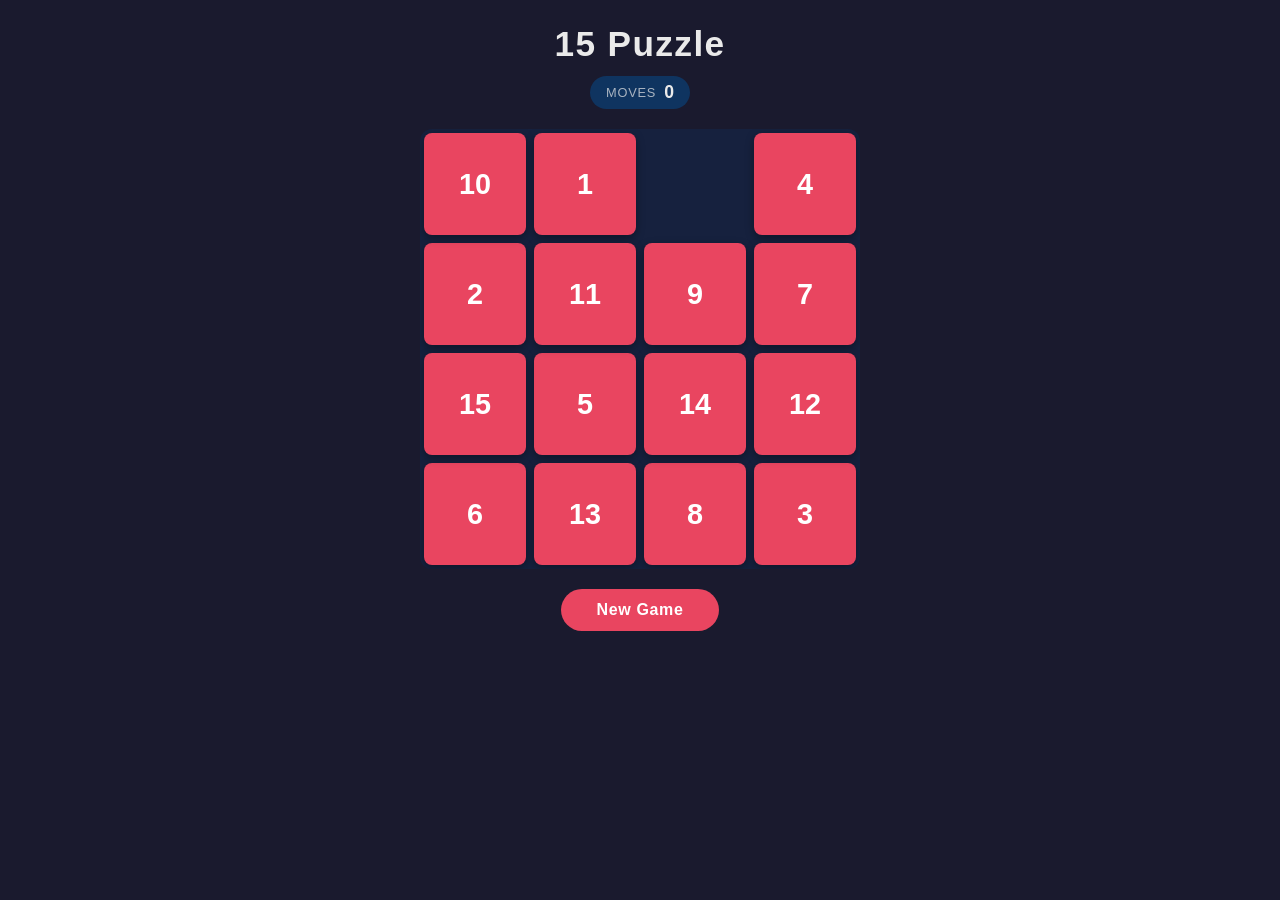
<file: fifteen-puzzle/index.html>
<!DOCTYPE html>
<html lang="en">
<head>
  <meta charset="UTF-8" />
  <meta name="viewport" content="width=device-width, initial-scale=1.0, user-scalable=no" />
  <meta name="apple-mobile-web-app-capable" content="yes" />
  <meta name="apple-mobile-web-app-status-bar-style" content="black-translucent" />
  <title>15 Puzzle</title>
  <link rel="stylesheet" href="styles.css" />
</head>
<body>
  <div id="app">
    <header>
      <h1>15 Puzzle</h1>
      <div id="stats">
        <div class="stat-pill">
          <span class="stat-label">Moves</span>
          <span class="stat-value" id="move-count">0</span>
        </div>
      </div>
    </header>

    <div id="board-wrap">
      <div id="board"></div>
    </div>

    <button id="new-game-btn" onclick="newGame()">New Game</button>

    <div id="win-overlay" class="hidden">
      <div id="win-box">
        <p id="win-message">You solved it!</p>
        <p id="win-moves"></p>
        <button onclick="newGame()">Play Again</button>
      </div>
    </div>
  </div>

  <script src="script.js"></script>
</body>
</html>
</file>
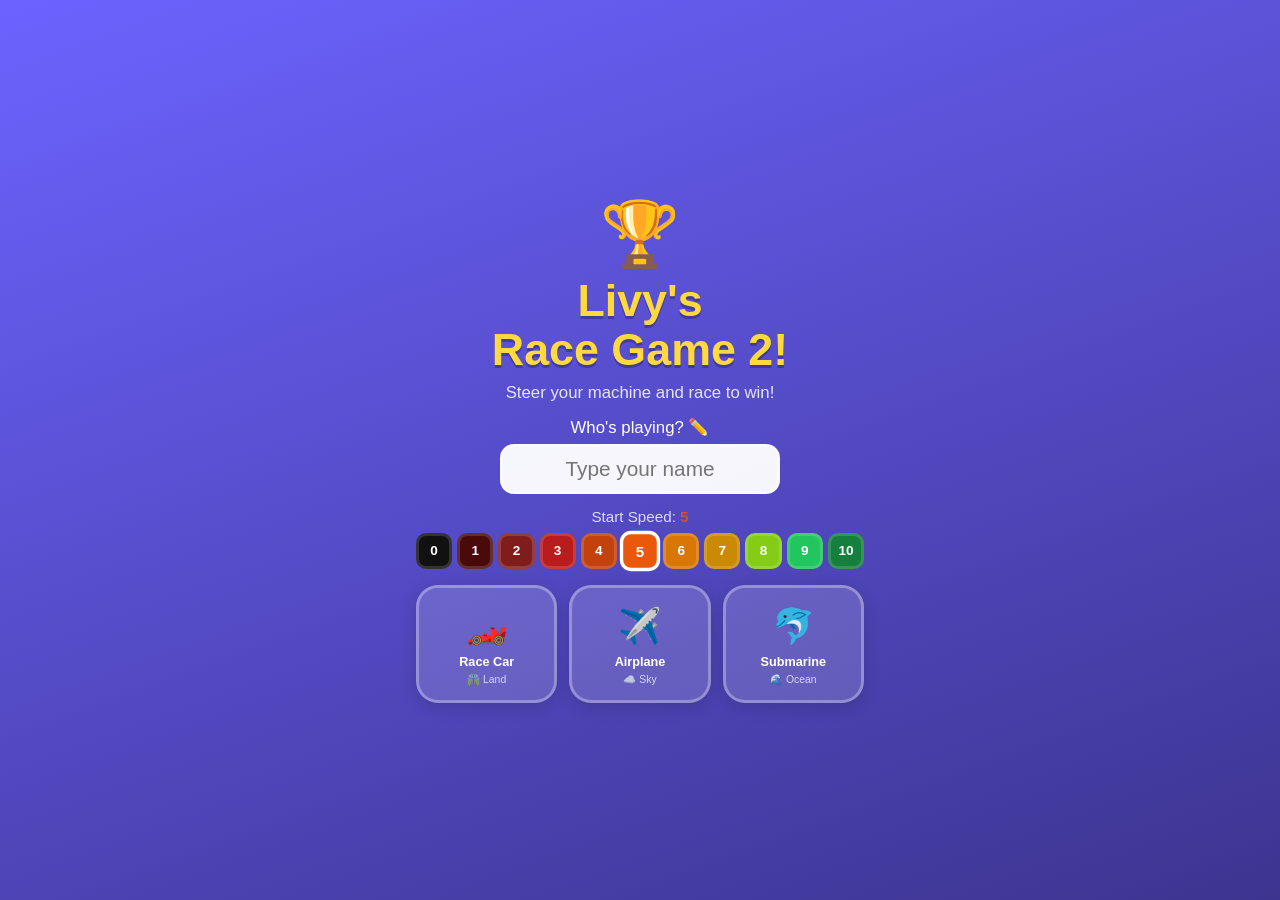
<file: livy-race-game-2/index.html>
<!DOCTYPE html>
<html lang="en">
<head>
  <meta charset="UTF-8">
  <meta name="viewport" content="width=device-width, initial-scale=1.0, user-scalable=no">
  <meta name="apple-mobile-web-app-capable" content="yes">
  <meta name="apple-mobile-web-app-status-bar-style" content="black-translucent">
  <title>Livy's Race Game 2! 🏆</title>
  <link rel="stylesheet" href="styles.css?v=4">
</head>
<body>
<div id="app">

  <!-- HOME SCREEN -->
  <div id="screen-home" class="screen active">
    <div class="title-block">
      <div class="title-emoji">🏆</div>
      <h1>Livy's<br>Race Game 2!</h1>
      <p>Steer your machine and race to win!</p>
    </div>
    <div class="name-box">
      <label for="player-name">Who's playing? ✏️</label>
      <input id="player-name" type="text" maxlength="12" placeholder="Type your name"
        autocomplete="off" autocapitalize="words" spellcheck="false"
        onkeydown="if(event.key==='Enter')this.blur()">
    </div>
    <!-- Speed picker -->
    <div class="speed-picker">
      <div class="speed-label">Start Speed: <span id="speed-name">5</span></div>
      <div class="speed-btns" id="speed-btns"></div>
    </div>

    <div class="vehicle-grid">
      <button class="vehicle-card" onclick="startGame('car')">
        <div class="vehicle-icon">🏎️</div>
        <div class="vehicle-name">Race Car</div>
        <div class="vehicle-track">🛣️ Land</div>
      </button>
      <button class="vehicle-card" onclick="startGame('airplane')">
        <div class="vehicle-icon">✈️</div>
        <div class="vehicle-name">Airplane</div>
        <div class="vehicle-track">☁️ Sky</div>
      </button>
      <button class="vehicle-card" onclick="startGame('submarine')">
        <div class="vehicle-icon">🐬</div>
        <div class="vehicle-name">Submarine</div>
        <div class="vehicle-track">🌊 Ocean</div>
      </button>
    </div>
  </div>

  <!-- BUILD SCREEN -->
  <div id="screen-build" class="screen">
    <button class="back-btn" onclick="goHome()">← Back</button>
    <div class="factory-header">
      <h2 id="factory-title">🏭 Factory</h2>
      <div class="parts-bar">
        <div class="part-slot" id="part-slot-0"><span class="part-q">❓</span></div>
        <div class="part-slot" id="part-slot-1"><span class="part-q">❓</span></div>
        <div class="part-slot" id="part-slot-2"><span class="part-q">❓</span></div>
      </div>
      <div id="build-progress-text">Solve puzzles to build your machine!</div>
    </div>
    <div id="puzzle-container">
      <div id="puzzle-number"></div>
      <div id="puzzle-question"></div>
      <div id="puzzle-display"></div>
      <div id="puzzle-choices" class="choices-grid"></div>
      <div id="puzzle-feedback" class="feedback hidden"></div>
    </div>
  </div>

  <!-- RACE SCREEN -->
  <div id="screen-race" class="screen">
    <!-- Progress bars -->
    <div id="race-progress">
      <div class="prog-row">
        <span class="prog-racer-label" id="player-label">You</span>
        <div class="prog-track"><div class="prog-fill" id="livy-fill"></div></div>
        <span class="prog-flag">🏁</span>
      </div>
      <div class="prog-row">
        <span class="prog-racer-label">CPU</span>
        <div class="prog-track"><div class="prog-fill" id="cpu-fill"></div></div>
        <span class="prog-flag">🏁</span>
      </div>
    </div>

    <!-- In-race speed dial -->
    <div id="race-speed-strip">
      <span class="rss-label">Speed: <b id="rss-name">5</b></span>
      <div id="rss-btns"></div>
    </div>

    <!-- Main game lane (2D steering) -->
    <div id="game-lane">
      <div id="game-bg"></div>
      <div id="livy-runner">🏎️</div>
      <div id="obstacle-layer"></div>
      <div id="hit-flash" class="hidden"></div>
      <div id="race-countdown">
        <div id="countdown-num">3</div>
      </div>
    </div>

    <!-- D-pad controls -->
    <div id="dpad">
      <button class="dpad-btn" id="dpad-up"
        ontouchstart="dpadStart('up')" ontouchend="dpadEnd('up')" ontouchcancel="dpadEnd('up')"
        onmousedown="dpadStart('up')" onmouseup="dpadEnd('up')" onmouseleave="dpadEnd('up')">⬆️</button>
      <div class="dpad-mid-row">
        <button class="dpad-btn" id="dpad-left"
          ontouchstart="dpadStart('left')" ontouchend="dpadEnd('left')" ontouchcancel="dpadEnd('left')"
          onmousedown="dpadStart('left')" onmouseup="dpadEnd('left')" onmouseleave="dpadEnd('left')">⬅️</button>
        <div class="dpad-center">🎮</div>
        <button class="dpad-btn" id="dpad-right"
          ontouchstart="dpadStart('right')" ontouchend="dpadEnd('right')" ontouchcancel="dpadEnd('right')"
          onmousedown="dpadStart('right')" onmouseup="dpadEnd('right')" onmouseleave="dpadEnd('right')">➡️</button>
      </div>
      <button class="dpad-btn" id="dpad-down"
        ontouchstart="dpadStart('down')" ontouchend="dpadEnd('down')" ontouchcancel="dpadEnd('down')"
        onmousedown="dpadStart('down')" onmouseup="dpadEnd('down')" onmouseleave="dpadEnd('down')">⬇️</button>
    </div>

    <!-- Computer's lane (display only) -->
    <div id="cpu-lane">
      <span id="cpu-lane-label">Computer</span>
      <div id="cpu-bg"></div>
      <div id="cpu-ground-line"></div>
      <div id="cpu-runner">🚗</div>
      <div id="cpu-obstacle-layer"></div>
    </div>
  </div>

  <!-- RESULT SCREEN -->
  <div id="screen-result" class="screen">
    <div id="result-animation"></div>
    <h2 id="result-title"></h2>
    <p id="result-message"></p>
    <div id="result-score"></div>
    <button class="big-btn" onclick="goHome()">Play Again! 🎮</button>
  </div>

</div>
<script src="script.js?v=4"></script>
</body>
</html>
</file>
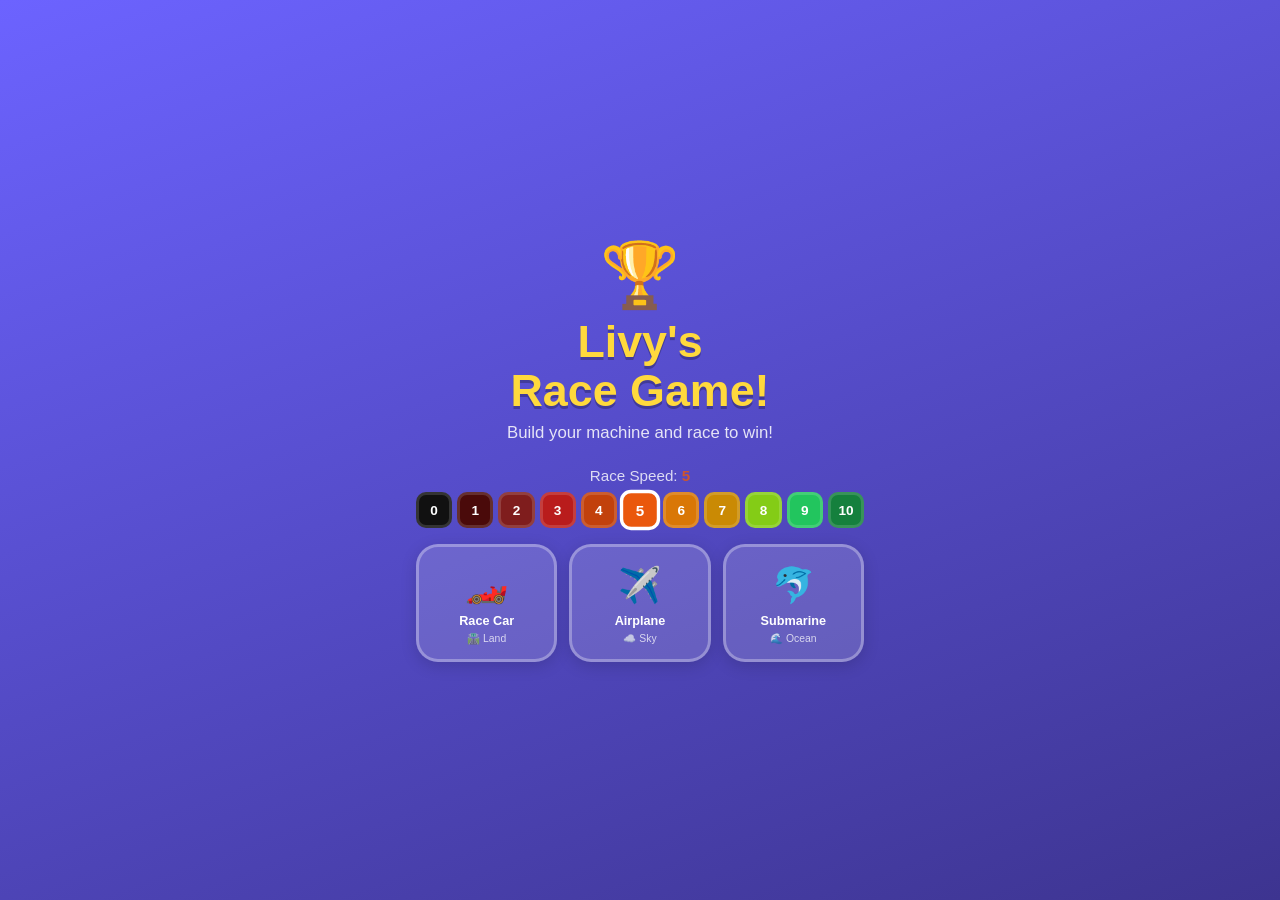
<file: livy-race-game/index.html>
<!DOCTYPE html>
<html lang="en">
<head>
  <meta charset="UTF-8">
  <meta name="viewport" content="width=device-width, initial-scale=1.0, user-scalable=no">
  <meta name="apple-mobile-web-app-capable" content="yes">
  <meta name="apple-mobile-web-app-status-bar-style" content="black-translucent">
  <title>Livy's Race Game! 🏆</title>
  <link rel="stylesheet" href="styles.css?v=4">
</head>
<body>
<div id="app">

  <!-- HOME SCREEN -->
  <div id="screen-home" class="screen active">
    <div class="title-block">
      <div class="title-emoji">🏆</div>
      <h1>Livy's<br>Race Game!</h1>
      <p>Build your machine and race to win!</p>
    </div>
    <!-- Speed picker -->
    <div class="speed-picker">
      <div class="speed-label">Race Speed: <span id="speed-name">5</span></div>
      <div class="speed-btns" id="speed-btns"></div>
    </div>

    <div class="vehicle-grid">
      <button class="vehicle-card" onclick="startGame('car')">
        <div class="vehicle-icon">🏎️</div>
        <div class="vehicle-name">Race Car</div>
        <div class="vehicle-track">🛣️ Land</div>
      </button>
      <button class="vehicle-card" onclick="startGame('airplane')">
        <div class="vehicle-icon">✈️</div>
        <div class="vehicle-name">Airplane</div>
        <div class="vehicle-track">☁️ Sky</div>
      </button>
      <button class="vehicle-card" onclick="startGame('submarine')">
        <div class="vehicle-icon">🐬</div>
        <div class="vehicle-name">Submarine</div>
        <div class="vehicle-track">🌊 Ocean</div>
      </button>
    </div>
  </div>

  <!-- BUILD SCREEN -->
  <div id="screen-build" class="screen">
    <button class="back-btn" onclick="goHome()">← Back</button>
    <div class="factory-header">
      <h2 id="factory-title">🏭 Factory</h2>
      <div class="parts-bar">
        <div class="part-slot" id="part-slot-0"><span class="part-q">❓</span></div>
        <div class="part-slot" id="part-slot-1"><span class="part-q">❓</span></div>
        <div class="part-slot" id="part-slot-2"><span class="part-q">❓</span></div>
      </div>
      <div id="build-progress-text">Solve puzzles to build your machine!</div>
    </div>
    <div id="puzzle-container">
      <div id="puzzle-number"></div>
      <div id="puzzle-question"></div>
      <div id="puzzle-display"></div>
      <div id="puzzle-choices" class="choices-grid"></div>
      <div id="puzzle-feedback" class="feedback hidden"></div>
    </div>
  </div>

  <!-- RACE SCREEN -->
  <div id="screen-race" class="screen">
    <!-- Progress bars -->
    <div id="race-progress">
      <div class="prog-row">
        <span class="prog-racer-label">Livy</span>
        <div class="prog-track"><div class="prog-fill" id="livy-fill"></div></div>
        <span class="prog-flag">🏁</span>
      </div>
      <div class="prog-row">
        <span class="prog-racer-label">CPU</span>
        <div class="prog-track"><div class="prog-fill" id="cpu-fill"></div></div>
        <span class="prog-flag">🏁</span>
      </div>
    </div>

    <!-- Livy's main game lane (tap to jump) -->
    <div id="game-lane" onclick="handleJump()">
      <div id="game-bg"></div>
      <div id="ground-line"></div>
      <div id="livy-runner">🏎️</div>
      <div id="obstacle-layer"></div>
      <div id="warning-sign" class="hidden">⚠️ JUMP!</div>
      <div id="hit-flash" class="hidden"></div>
      <!-- Countdown overlay (shown before race starts) -->
      <div id="race-countdown">
        <div id="countdown-num">3</div>
      </div>
    </div>

    <!-- Jump button -->
    <button id="jump-btn" onclick="handleJump()">JUMP! 🚀</button>

    <!-- Computer's lane (display only) -->
    <div id="cpu-lane">
      <span id="cpu-lane-label">Computer</span>
      <div id="cpu-bg"></div>
      <div id="cpu-ground-line"></div>
      <div id="cpu-runner">🚗</div>
      <div id="cpu-obstacle-layer"></div>
    </div>
  </div>

  <!-- RESULT SCREEN -->
  <div id="screen-result" class="screen">
    <div id="result-animation"></div>
    <h2 id="result-title"></h2>
    <p id="result-message"></p>
    <div id="result-score"></div>
    <button class="big-btn" onclick="goHome()">Play Again! 🎮</button>
  </div>

</div>
<script src="script.js?v=4"></script>
</body>
</html>
</file>
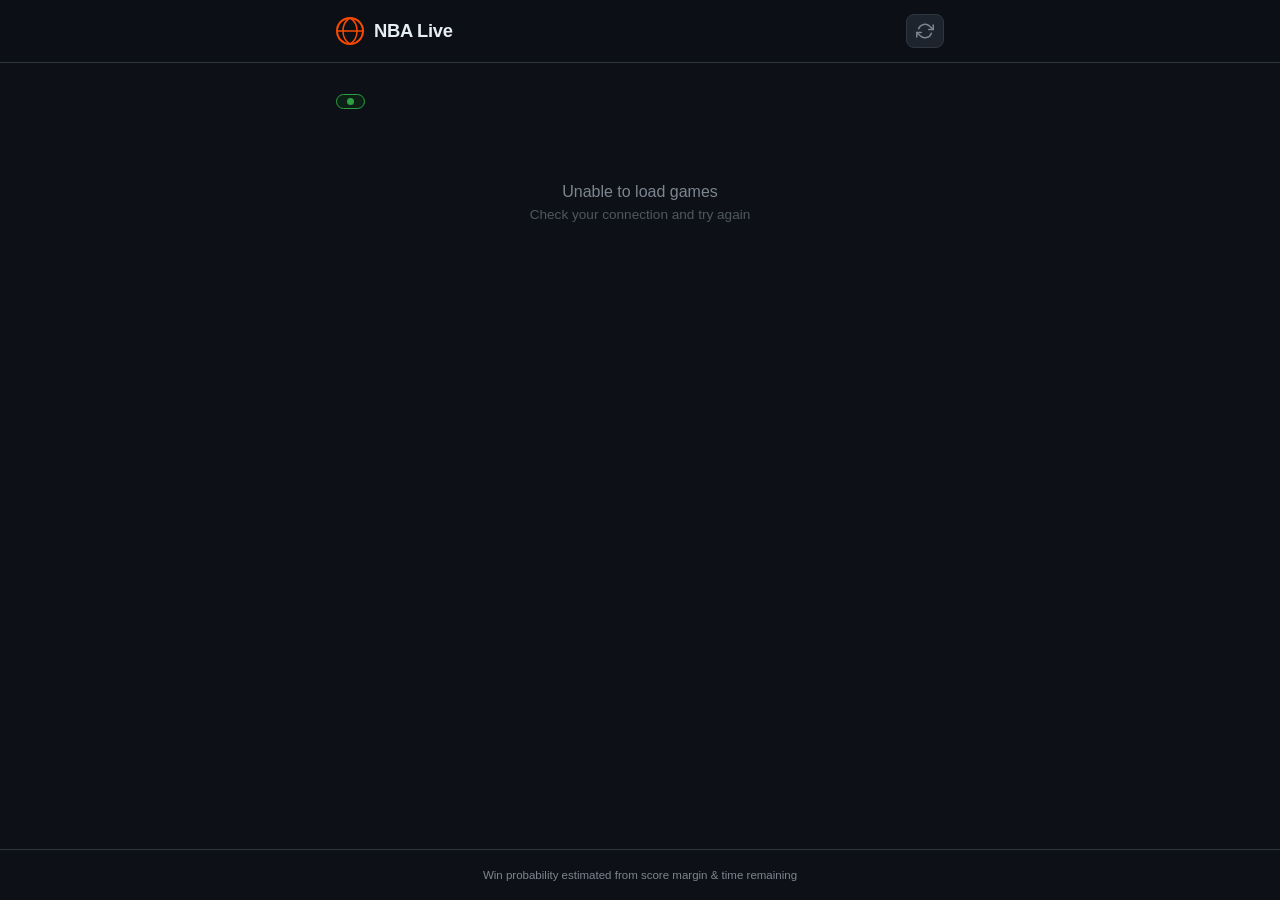
<file: nba_probs/web/index.html>
<!DOCTYPE html>
<html lang="en">
<head>
  <meta charset="UTF-8" />
  <meta name="viewport" content="width=device-width, initial-scale=1.0" />
  <title>NBA Live Probabilities</title>
  <link rel="stylesheet" href="styles.css" />
</head>
<body>
  <header>
    <div class="header-inner">
      <div class="logo">
        <svg width="28" height="28" viewBox="0 0 28 28" fill="none" aria-hidden="true">
          <circle cx="14" cy="14" r="13" stroke="#f84a00" stroke-width="2"/>
          <path d="M14 1 Q7 5 7 14 Q7 23 14 27" stroke="#f84a00" stroke-width="1.5" fill="none"/>
          <path d="M14 1 Q21 5 21 14 Q21 23 14 27" stroke="#f84a00" stroke-width="1.5" fill="none"/>
          <line x1="1" y1="14" x2="27" y2="14" stroke="#f84a00" stroke-width="1.5"/>
        </svg>
        <span>NBA Live</span>
      </div>
      <button id="refreshBtn" class="refresh-btn" aria-label="Refresh games">
        <svg id="refreshIcon" width="18" height="18" viewBox="0 0 24 24" fill="none" stroke="currentColor" stroke-width="2" stroke-linecap="round" stroke-linejoin="round">
          <polyline points="23 4 23 10 17 10"></polyline>
          <polyline points="1 20 1 14 7 14"></polyline>
          <path d="M3.51 9a9 9 0 0 1 14.85-3.36L23 10M1 14l4.64 4.36A9 9 0 0 0 20.49 15"></path>
        </svg>
      </button>
    </div>
  </header>

  <main>
    <div id="dateLabel" class="date-label"></div>
    <div id="liveCount" class="live-count" hidden></div>
    <div id="gamesContainer" class="games-grid"></div>
    <div id="emptyState" class="empty-state" hidden>
      <div class="empty-icon">🏀</div>
      <p>No games scheduled today</p>
      <p class="empty-sub">Check back on a game day</p>
    </div>
    <div id="errorState" class="error-state" hidden>
      <p>Unable to load games</p>
      <p class="empty-sub">Check your connection and try again</p>
    </div>
    <div id="loadingState" class="loading-state">
      <div class="spinner"></div>
      <p>Loading games…</p>
    </div>
  </main>

  <footer>
    <p>Win probability estimated from score margin &amp; time remaining</p>
    <p id="lastUpdated"></p>
  </footer>

  <script src="app.js"></script>
</body>
</html>
</file>
<file: fifteen-puzzle/styles.css>
*, *::before, *::after {
  box-sizing: border-box;
  margin: 0;
  padding: 0;
}

:root {
  --board-size: min(92vw, 92vh, 440px);
  --tile-size: calc(var(--board-size) / 4);
  --gap: 4px;
  --bg: #1a1a2e;
  --tile-bg: #e94560;
  --tile-fg: #ffffff;
  --empty-bg: #16213e;
  --header-fg: #eaeaea;
  --accent: #0f3460;
}

html, body {
  height: 100%;
  background: var(--bg);
  color: var(--header-fg);
  font-family: -apple-system, BlinkMacSystemFont, 'Segoe UI', Roboto, sans-serif;
  -webkit-tap-highlight-color: transparent;
  overscroll-behavior: none;
}

#app {
  display: flex;
  flex-direction: column;
  align-items: center;
  min-height: 100dvh;
  padding: 24px 16px 32px;
  gap: 20px;
}

header {
  display: flex;
  flex-direction: column;
  align-items: center;
  gap: 12px;
  width: 100%;
}

h1 {
  font-size: clamp(1.6rem, 6vw, 2.2rem);
  font-weight: 800;
  letter-spacing: 0.04em;
}

#stats {
  display: flex;
  gap: 12px;
}

.stat-pill {
  display: flex;
  align-items: center;
  gap: 8px;
  background: var(--accent);
  border-radius: 20px;
  padding: 6px 16px;
}

.stat-label {
  font-size: 0.8rem;
  opacity: 0.7;
  text-transform: uppercase;
  letter-spacing: 0.06em;
}

.stat-value {
  font-size: 1.1rem;
  font-weight: 700;
}

#board-wrap {
  position: relative;
  width: var(--board-size);
  height: var(--board-size);
}

#board {
  position: relative;
  width: 100%;
  height: 100%;
  background: var(--empty-bg);
  border-radius: 12px;
  touch-action: none;
  user-select: none;
  overflow: hidden;
}

.tile {
  position: absolute;
  width: calc(var(--tile-size) - var(--gap) * 2);
  height: calc(var(--tile-size) - var(--gap) * 2);
  display: flex;
  align-items: center;
  justify-content: center;
  background: var(--tile-bg);
  color: var(--tile-fg);
  border-radius: 8px;
  font-size: clamp(1.2rem, 5vw, 1.8rem);
  font-weight: 800;
  cursor: pointer;
  transition: left 0.12s ease, top 0.12s ease;
  will-change: left, top;
  box-shadow: 0 3px 8px rgba(0, 0, 0, 0.35);
}

.tile:active {
  filter: brightness(1.15);
}

#new-game-btn {
  background: var(--tile-bg);
  color: #fff;
  border: none;
  border-radius: 24px;
  padding: 12px 36px;
  font-size: 1rem;
  font-weight: 700;
  cursor: pointer;
  letter-spacing: 0.04em;
}

#new-game-btn:active {
  filter: brightness(1.2);
}

/* Win overlay */
#win-overlay {
  position: fixed;
  inset: 0;
  background: rgba(0, 0, 0, 0.7);
  display: flex;
  align-items: center;
  justify-content: center;
  z-index: 100;
}

#win-overlay.hidden {
  display: none;
}

#win-box {
  background: var(--accent);
  border-radius: 16px;
  padding: 36px 48px;
  text-align: center;
  display: flex;
  flex-direction: column;
  gap: 12px;
  box-shadow: 0 8px 32px rgba(0,0,0,0.5);
}

#win-message {
  font-size: 1.8rem;
  font-weight: 800;
}

#win-moves {
  font-size: 1.1rem;
  opacity: 0.85;
}

#win-box button {
  background: var(--tile-bg);
  color: #fff;
  border: none;
  border-radius: 24px;
  padding: 12px 32px;
  font-size: 1rem;
  font-weight: 700;
  cursor: pointer;
  margin-top: 8px;
}
</file>
<file: livy-race-game-2/styles.css>
/* ===== RESET & BASE ===== */
* {
  box-sizing: border-box;
  margin: 0;
  padding: 0;
  -webkit-tap-highlight-color: transparent;
}

html, body {
  height: 100%;
  overflow: hidden;
}

body {
  font-family: 'Comic Sans MS', 'Chalkboard SE', 'Bradley Hand', cursive, sans-serif;
  background: linear-gradient(160deg, #6C63FF 0%, #3D3490 100%);
  display: flex;
  align-items: center;
  justify-content: center;
  color: white;
  user-select: none;
  -webkit-user-select: none;
}

#app {
  width: 100%;
  max-width: 480px;
  height: 100vh;
  height: 100dvh;
  overflow: hidden;
  position: relative;
}

/* ===== SCREENS ===== */
.screen {
  display: none;
  flex-direction: column;
  align-items: center;
  justify-content: center;
  height: 100%;
  padding: 16px;
  position: absolute;
  width: 100%;
  top: 0;
  left: 0;
}

.screen.active { display: flex; }

/* ===== HOME ===== */
.title-block {
  text-align: center;
  margin-bottom: 14px;
}

.title-emoji {
  font-size: 4em;
  display: block;
  margin-bottom: 4px;
  animation: float 2s ease-in-out infinite alternate;
}

@keyframes float {
  from { transform: translateY(0); }
  to   { transform: translateY(-12px); }
}

.title-block h1 {
  font-size: 2.8em;
  line-height: 1.1;
  color: #FFD93D;
  text-shadow: 0 3px 0 rgba(0,0,0,0.25);
}

.title-block p {
  font-size: 1.05em;
  opacity: 0.85;
  margin-top: 8px;
}

.name-box {
  width: 100%;
  text-align: center;
  margin-bottom: 14px;
}

.name-box label {
  display: block;
  font-size: 1.05em;
  margin-bottom: 6px;
}

#player-name {
  width: 80%;
  max-width: 280px;
  font-family: inherit;
  font-size: 1.3em;
  padding: 10px 14px;
  border-radius: 14px;
  border: 3px solid rgba(255,255,255,0.4);
  background: rgba(255,255,255,0.95);
  color: #3D3490;
  text-align: center;
  outline: none;
  -webkit-user-select: text;
  user-select: text;
}

#player-name:focus     { border-color: #FFD93D; }
#player-name.need-name { border-color: #FF6B6B; animation: shake 0.4s ease; }

.speed-picker {
  width: 100%;
  text-align: center;
  margin-bottom: 16px;
}

.speed-label {
  font-size: 0.95em;
  opacity: 0.8;
  margin-bottom: 8px;
}

.speed-btns {
  display: flex;
  gap: 5px;
  justify-content: center;
}

.speed-num-btn {
  flex: 1;
  aspect-ratio: 1;
  border: 3px solid rgba(255,255,255,0.15);
  border-radius: 10px;
  color: white;
  font-family: inherit;
  font-size: 0.85em;
  font-weight: bold;
  cursor: pointer;
  transition: transform 0.1s, border-color 0.1s;
  padding: 0;
  min-width: 0;
}

.speed-num-btn:active  { transform: scale(0.88); }
.speed-num-btn.active  { border-color: white; border-width: 3px; transform: scale(1.12); }

.vehicle-grid {
  display: flex;
  gap: 12px;
  width: 100%;
}

.vehicle-card {
  flex: 1;
  background: rgba(255,255,255,0.15);
  border: 3px solid rgba(255,255,255,0.3);
  border-radius: 22px;
  padding: 18px 8px 14px;
  cursor: pointer;
  transition: transform 0.12s, background 0.12s, box-shadow 0.12s;
  color: white;
  font-family: inherit;
  text-align: center;
  box-shadow: 0 4px 16px rgba(0,0,0,0.15);
}

.vehicle-card:hover  { background: rgba(255,255,255,0.25); transform: translateY(-4px); }
.vehicle-card:active { transform: scale(0.94); }

.vehicle-icon  { font-size: 2.6em; margin-bottom: 8px; display: block; }
.vehicle-name  { font-size: 0.95em; font-weight: bold; margin-bottom: 4px; }
.vehicle-track { font-size: 0.78em; opacity: 0.75; }

/* ===== BUILD SCREEN ===== */
#screen-build {
  justify-content: flex-start;
  padding-top: 12px;
}

.back-btn {
  align-self: flex-start;
  background: rgba(255,255,255,0.15);
  border: 2px solid rgba(255,255,255,0.3);
  border-radius: 12px;
  padding: 6px 14px;
  color: white;
  font-family: inherit;
  font-size: 0.9em;
  cursor: pointer;
  margin-bottom: 10px;
}

.factory-header {
  text-align: center;
  margin-bottom: 14px;
  width: 100%;
}

.factory-header h2 {
  font-size: 1.7em;
  color: #FFD93D;
  margin-bottom: 12px;
}

.parts-bar {
  display: flex;
  gap: 14px;
  justify-content: center;
  margin-bottom: 8px;
}

.part-slot {
  width: 70px;
  height: 70px;
  background: rgba(255,255,255,0.08);
  border: 3px dashed rgba(255,255,255,0.35);
  border-radius: 16px;
  display: flex;
  align-items: center;
  justify-content: center;
  font-size: 2em;
  transition: all 0.35s ease;
}

.part-slot.earned {
  background: rgba(107, 203, 119, 0.25);
  border: 3px solid #6BCB77;
  animation: partPop 0.5s cubic-bezier(0.36, 0.07, 0.19, 0.97);
}

@keyframes partPop {
  0%  { transform: scale(1); }
  40% { transform: scale(1.45) rotate(-10deg); }
  70% { transform: scale(0.9)  rotate(5deg); }
  100%{ transform: scale(1)  rotate(0); }
}

#build-progress-text { font-size: 0.88em; opacity: 0.75; min-height: 1.2em; }

#puzzle-container {
  width: 100%;
  background: rgba(255,255,255,0.12);
  border-radius: 24px;
  padding: 18px 16px 16px;
  border: 2px solid rgba(255,255,255,0.15);
}

#puzzle-number   { font-size: 0.82em; opacity: 0.65; margin-bottom: 6px; }
#puzzle-question { font-size: 1.55em; font-weight: bold; margin-bottom: 10px; line-height: 1.25; }
#puzzle-display  { font-size: 1.8em; letter-spacing: 4px; min-height: 44px; margin-bottom: 10px; line-height: 1.4; }

/* ===== PUZZLE CHOICES ===== */
.choices-grid {
  display: grid;
  grid-template-columns: 1fr 1fr;
  gap: 10px;
}

.choice-btn {
  background: rgba(255,255,255,0.18);
  border: 3px solid rgba(255,255,255,0.3);
  border-radius: 16px;
  padding: 12px 8px;
  font-size: 1.45em;
  cursor: pointer;
  transition: transform 0.08s, background 0.08s;
  color: white;
  font-family: inherit;
  min-height: 72px;
  display: flex;
  align-items: center;
  justify-content: center;
  font-weight: bold;
}

.choice-btn:active { transform: scale(0.92); }

.choice-btn.correct {
  background: rgba(107,203,119,0.55) !important;
  border-color: #6BCB77 !important;
  transform: scale(1.06);
}

.choice-btn.wrong {
  background: rgba(255,107,107,0.55) !important;
  border-color: #FF6B6B !important;
  animation: shake 0.4s ease;
}

@keyframes shake {
  0%,100%{ transform: translateX(0); }
  20%    { transform: translateX(-10px); }
  40%    { transform: translateX(10px); }
  60%    { transform: translateX(-6px); }
  80%    { transform: translateX(6px); }
}

.choice-btn.color-choice { border-radius: 14px; font-size: 1em; }

.shape-wrap    { width: 52px; height: 52px; display: flex; align-items: center; justify-content: center; }
.shape-circle  { width: 46px; height: 46px; background: white; border-radius: 50%; }
.shape-square  { width: 46px; height: 46px; background: white; border-radius: 5px; }
.shape-triangle{ width:0; height:0; border-left: 24px solid transparent; border-right: 24px solid transparent; border-bottom: 46px solid white; }
.shape-star    { font-size: 2.8em; line-height: 1; }

.feedback                { margin-top: 12px; font-size: 1.2em; padding: 8px 12px; border-radius: 12px; text-align: center; animation: feedIn 0.25s ease; }
.feedback.success        { background: rgba(107,203,119,0.3); }
.feedback.error          { background: rgba(255,107,107,0.3); }
.feedback.hidden         { display: none; }

@keyframes feedIn {
  from { opacity:0; transform: translateY(-6px); }
  to   { opacity:1; transform: translateY(0); }
}

/* ===== RACE SCREEN ===== */
#screen-race {
  justify-content: flex-start;
  padding: 10px 12px 8px;
  gap: 8px;
}

/* Progress bars */
#race-progress {
  width: 100%;
  display: flex;
  flex-direction: column;
  gap: 6px;
}

.prog-row {
  display: flex;
  align-items: center;
  gap: 8px;
}

.prog-racer-label {
  font-size: 0.85em;
  font-weight: bold;
  min-width: 44px;
  max-width: 80px;
  flex-shrink: 0;
  overflow: hidden;
  text-overflow: ellipsis;
  white-space: nowrap;
}

.prog-track {
  flex: 1;
  height: 18px;
  background: rgba(255,255,255,0.15);
  border-radius: 9px;
  overflow: hidden;
  border: 2px solid rgba(255,255,255,0.2);
}

.prog-fill {
  height: 100%;
  width: 0%;
  background: linear-gradient(90deg, #6BCB77, #FFD93D);
  border-radius: 9px;
  transition: width 0.1s linear;
}

.prog-flag { font-size: 1.1em; flex-shrink: 0; }

/* ===== GAME LANE (Livy's playable lane) ===== */
#game-lane {
  width: 100%;
  height: 190px;
  position: relative;
  border-radius: 18px;
  overflow: hidden;
  box-shadow: 0 6px 24px rgba(0,0,0,0.35);
  border: 3px solid rgba(255,255,255,0.2);
  flex-shrink: 0;
}

#game-bg {
  position: absolute;
  inset: 0;
  z-index: 0;
}

/* Road background */
#game-bg.road {
  background-color: #6B7280;
  background-image:
    linear-gradient(180deg, #9CA3AF 0%, #6B7280 40%, #4B5563 100%),
    repeating-linear-gradient(90deg, transparent 0px, transparent 28px, rgba(255,255,255,0.55) 28px, rgba(255,255,255,0.55) 56px);
  background-blend-mode: normal;
  animation: scrollRoad 0.45s linear infinite;
}

@keyframes scrollRoad {
  from { background-position: 0 0, 0 0; }
  to   { background-position: 0 0, -56px 0; }
}

/* Sky background */
#game-bg.sky {
  background: linear-gradient(180deg, #7DD3FC 0%, #38BDF8 55%, #BAE6FD 100%);
  animation: scrollSky 3s linear infinite;
  background-size: 300px 100%;
}

@keyframes scrollSky {
  from { background-position: 0 0; }
  to   { background-position: -300px 0; }
}

/* Ocean background */
#game-bg.ocean {
  background: linear-gradient(180deg, #0284C7 0%, #0369A1 50%, #075985 100%);
  animation: scrollOcean 1.5s linear infinite;
}

@keyframes scrollOcean {
  from { background-position: 0 0; }
  to   { background-position: -80px 0; }
}

/* Ground line */
#ground-line {
  position: absolute;
  bottom: 22px;
  left: 0; right: 0;
  height: 4px;
  background: rgba(255,255,255,0.35);
  z-index: 1;
}

/* Livy's vehicle in the lane */
#livy-runner {
  position: absolute;
  left: 52px;
  top: 71px; /* centered vertically at start */
  font-size: 2.6em;
  line-height: 1;
  z-index: 3;
  filter: drop-shadow(0 3px 6px rgba(0,0,0,0.4));
  transition: none;
}

/* Emoji vehicles face left by default; mirror so they face the finish */
#livy-runner.flip, #cpu-runner.flip { transform: scaleX(-1); }

/* ===== OBSTACLES ===== */
#obstacle-layer, #cpu-obstacle-layer {
  position: absolute;
  inset: 0;
  z-index: 2;
  pointer-events: none;
}

.obstacle {
  position: absolute;
  font-size: 2.4em;
  line-height: 1;
  filter: drop-shadow(0 2px 4px rgba(0,0,0,0.5));
}

/* Warning sign */
#warning-sign {
  position: absolute;
  right: 10px;
  top: 50%;
  transform: translateY(-60%);
  font-size: 0.9em;
  font-weight: bold;
  background: rgba(255, 200, 0, 0.9);
  color: #333;
  padding: 4px 8px;
  border-radius: 10px;
  z-index: 5;
  animation: warningPulse 0.4s ease infinite alternate;
}

@keyframes warningPulse {
  from { transform: translateY(-60%) scale(1); }
  to   { transform: translateY(-60%) scale(1.08); }
}

#warning-sign.hidden { display: none; }

/* Hit flash */
#hit-flash {
  position: absolute;
  inset: 0;
  background: rgba(255, 80, 80, 0.5);
  z-index: 6;
  border-radius: 15px;
  pointer-events: none;
}

#hit-flash.hidden { display: none; }

/* Race countdown overlay */
#race-countdown {
  position: absolute;
  inset: 0;
  background: rgba(40, 30, 100, 0.65);
  display: flex;
  align-items: center;
  justify-content: center;
  z-index: 10;
  border-radius: 15px;
}

#race-countdown.hidden { display: none; }

#countdown-num {
  font-size: 5em;
  font-weight: bold;
  color: #FFD93D;
  text-shadow: 0 0 30px rgba(255,217,61,0.8), 0 4px 0 rgba(0,0,0,0.3);
  animation: countPulse 0.7s ease infinite alternate;
}

@keyframes countPulse {
  from { transform: scale(1); }
  to   { transform: scale(1.15); }
}

/* ===== IN-RACE SPEED STRIP ===== */
#race-speed-strip {
  width: 100%;
  display: flex;
  align-items: center;
  gap: 6px;
  flex-shrink: 0;
}

.rss-label {
  font-size: 0.8em;
  white-space: nowrap;
  flex-shrink: 0;
  opacity: 0.85;
}

#rss-btns {
  display: flex;
  gap: 3px;
  flex: 1;
}

.rss-btn {
  flex: 1;
  height: 30px;
  border: 2px solid rgba(255,255,255,0.15);
  border-radius: 7px;
  color: white;
  font-family: inherit;
  font-size: 0.7em;
  font-weight: bold;
  cursor: pointer;
  padding: 0;
  min-width: 0;
  transition: transform 0.1s, border-color 0.1s;
}

.rss-btn:active   { transform: scale(0.88); }
.rss-btn.active   { border-color: white; border-width: 2px; transform: scale(1.12); }

/* ===== D-PAD ===== */
#dpad {
  display: flex;
  flex-direction: column;
  align-items: center;
  gap: 4px;
  flex-shrink: 0;
}

.dpad-mid-row {
  display: flex;
  align-items: center;
  gap: 4px;
}

.dpad-center {
  width: 44px;
  height: 44px;
  display: flex;
  align-items: center;
  justify-content: center;
  font-size: 1.4em;
  opacity: 0.5;
}

.dpad-btn {
  width: 60px;
  height: 60px;
  background: rgba(255,255,255,0.18);
  border: 3px solid rgba(255,255,255,0.35);
  border-radius: 16px;
  color: white;
  font-size: 1.5em;
  cursor: pointer;
  display: flex;
  align-items: center;
  justify-content: center;
  transition: transform 0.08s, background 0.08s;
  -webkit-user-select: none;
  user-select: none;
}

.dpad-btn:active,
.dpad-btn.pressed {
  background: rgba(255,255,255,0.38);
  transform: scale(0.9);
}

/* ===== CPU LANE ===== */
#cpu-lane {
  width: 100%;
  height: 80px;
  position: relative;
  border-radius: 14px;
  overflow: hidden;
  border: 2px solid rgba(255,255,255,0.15);
  flex-shrink: 0;
}

#cpu-bg {
  position: absolute;
  inset: 0;
  z-index: 0;
  opacity: 0.75;
}

#cpu-ground-line {
  position: absolute;
  bottom: 16px;
  left: 0; right: 0;
  height: 3px;
  background: rgba(255,255,255,0.3);
  z-index: 1;
}

#cpu-lane-label {
  position: absolute;
  left: 8px;
  top: 5px;
  font-size: 0.75em;
  opacity: 0.85;
  font-weight: bold;
  z-index: 4;
  text-shadow: 0 1px 3px rgba(0,0,0,0.5);
}

#cpu-runner {
  position: absolute;
  left: 52px;
  bottom: 20px;
  font-size: 1.8em;
  line-height: 1;
  z-index: 3;
  filter: drop-shadow(0 2px 4px rgba(0,0,0,0.4));
  transition: bottom 0.1s ease;
}

.cpu-obstacle {
  position: absolute;
  bottom: 20px;
  font-size: 1.6em;
  line-height: 1;
  z-index: 2;
}

/* ===== RESULT SCREEN ===== */
#result-animation {
  font-size: 6em;
  margin-bottom: 12px;
  display: block;
  animation: resultBounce 0.7s ease infinite alternate;
}

@keyframes resultBounce {
  from { transform: translateY(0) scale(1); }
  to   { transform: translateY(-14px) scale(1.06); }
}

#result-title   { font-size: 2.4em; color: #FFD93D; margin-bottom: 12px; text-align: center; text-shadow: 0 3px 0 rgba(0,0,0,0.2); }
#result-message { font-size: 1.2em; opacity: 0.9; margin-bottom: 10px; text-align: center; line-height: 1.4; }
#result-score   { font-size: 1.15em; margin-bottom: 28px; opacity: 0.8; text-align: center; letter-spacing: 2px; }

.big-btn {
  background: #FFD93D;
  color: #333;
  border: none;
  border-radius: 22px;
  padding: 16px 36px;
  font-size: 1.35em;
  font-family: inherit;
  cursor: pointer;
  font-weight: bold;
  box-shadow: 0 5px 0 #B8960A, 0 8px 20px rgba(0,0,0,0.2);
  transition: transform 0.08s, box-shadow 0.08s;
}

.big-btn:active {
  transform: translateY(3px);
  box-shadow: 0 2px 0 #B8960A;
}

/* ===== CONFETTI ===== */
.confetti-piece {
  position: fixed;
  pointer-events: none;
  z-index: 999;
  animation: confettiFall linear forwards;
}

@keyframes confettiFall {
  from { transform: translateY(-20px) rotate(0deg); opacity: 1; }
  80%  { opacity: 1; }
  to   { transform: translateY(110vh) rotate(720deg); opacity: 0; }
}

/* ===== READY OVERLAY ===== */
.ready-overlay {
  position: fixed;
  inset: 0;
  background: rgba(0,0,0,0.6);
  display: flex;
  align-items: center;
  justify-content: center;
  z-index: 50;
}

.ready-box {
  background: linear-gradient(135deg, #6C63FF, #3D3490);
  border: 3px solid rgba(255,255,255,0.4);
  border-radius: 28px;
  padding: 28px 24px;
  text-align: center;
  box-shadow: 0 12px 40px rgba(0,0,0,0.4);
  animation: readyPop 0.4s cubic-bezier(0.36,0.07,0.19,0.97);
}

@keyframes readyPop {
  from { transform: scale(0.5); opacity: 0; }
  to   { transform: scale(1); opacity: 1; }
}

.ready-box .ready-emoji { font-size: 4.5em; display: block; margin-bottom: 10px; }
.ready-box h3 { font-size: 1.7em; color: #FFD93D; margin-bottom: 6px; }
.ready-box p  { font-size: 1.05em; opacity: 0.85; }
</file>
<file: livy-race-game/styles.css>
/* ===== RESET & BASE ===== */
* {
  box-sizing: border-box;
  margin: 0;
  padding: 0;
  -webkit-tap-highlight-color: transparent;
}

html, body {
  height: 100%;
  overflow: hidden;
}

body {
  font-family: 'Comic Sans MS', 'Chalkboard SE', 'Bradley Hand', cursive, sans-serif;
  background: linear-gradient(160deg, #6C63FF 0%, #3D3490 100%);
  display: flex;
  align-items: center;
  justify-content: center;
  color: white;
  user-select: none;
  -webkit-user-select: none;
}

#app {
  width: 100%;
  max-width: 480px;
  height: 100vh;
  height: 100dvh;
  overflow: hidden;
  position: relative;
}

/* ===== SCREENS ===== */
.screen {
  display: none;
  flex-direction: column;
  align-items: center;
  justify-content: center;
  height: 100%;
  padding: 16px;
  position: absolute;
  width: 100%;
  top: 0;
  left: 0;
}

.screen.active { display: flex; }

/* ===== HOME ===== */
.title-block {
  text-align: center;
  margin-bottom: 24px;
}

.title-emoji {
  font-size: 4em;
  display: block;
  margin-bottom: 4px;
  animation: float 2s ease-in-out infinite alternate;
}

@keyframes float {
  from { transform: translateY(0); }
  to   { transform: translateY(-12px); }
}

.title-block h1 {
  font-size: 2.8em;
  line-height: 1.1;
  color: #FFD93D;
  text-shadow: 0 3px 0 rgba(0,0,0,0.25);
}

.title-block p {
  font-size: 1.05em;
  opacity: 0.85;
  margin-top: 8px;
}

.speed-picker {
  width: 100%;
  text-align: center;
  margin-bottom: 16px;
}

.speed-label {
  font-size: 0.95em;
  opacity: 0.8;
  margin-bottom: 8px;
}

.speed-btns {
  display: flex;
  gap: 5px;
  justify-content: center;
}

.speed-num-btn {
  flex: 1;
  aspect-ratio: 1;
  border: 3px solid rgba(255,255,255,0.15);
  border-radius: 10px;
  color: white;
  font-family: inherit;
  font-size: 0.85em;
  font-weight: bold;
  cursor: pointer;
  transition: transform 0.1s, border-color 0.1s;
  padding: 0;
  min-width: 0;
}

.speed-num-btn:active  { transform: scale(0.88); }
.speed-num-btn.active  { border-color: white; border-width: 3px; transform: scale(1.12); }

.vehicle-grid {
  display: flex;
  gap: 12px;
  width: 100%;
}

.vehicle-card {
  flex: 1;
  background: rgba(255,255,255,0.15);
  border: 3px solid rgba(255,255,255,0.3);
  border-radius: 22px;
  padding: 18px 8px 14px;
  cursor: pointer;
  transition: transform 0.12s, background 0.12s, box-shadow 0.12s;
  color: white;
  font-family: inherit;
  text-align: center;
  box-shadow: 0 4px 16px rgba(0,0,0,0.15);
}

.vehicle-card:hover  { background: rgba(255,255,255,0.25); transform: translateY(-4px); }
.vehicle-card:active { transform: scale(0.94); }

.vehicle-icon  { font-size: 2.6em; margin-bottom: 8px; display: block; }
.vehicle-name  { font-size: 0.95em; font-weight: bold; margin-bottom: 4px; }
.vehicle-track { font-size: 0.78em; opacity: 0.75; }

/* ===== BUILD SCREEN ===== */
#screen-build {
  justify-content: flex-start;
  padding-top: 12px;
}

.back-btn {
  align-self: flex-start;
  background: rgba(255,255,255,0.15);
  border: 2px solid rgba(255,255,255,0.3);
  border-radius: 12px;
  padding: 6px 14px;
  color: white;
  font-family: inherit;
  font-size: 0.9em;
  cursor: pointer;
  margin-bottom: 10px;
}

.factory-header {
  text-align: center;
  margin-bottom: 14px;
  width: 100%;
}

.factory-header h2 {
  font-size: 1.7em;
  color: #FFD93D;
  margin-bottom: 12px;
}

.parts-bar {
  display: flex;
  gap: 14px;
  justify-content: center;
  margin-bottom: 8px;
}

.part-slot {
  width: 70px;
  height: 70px;
  background: rgba(255,255,255,0.08);
  border: 3px dashed rgba(255,255,255,0.35);
  border-radius: 16px;
  display: flex;
  align-items: center;
  justify-content: center;
  font-size: 2em;
  transition: all 0.35s ease;
}

.part-slot.earned {
  background: rgba(107, 203, 119, 0.25);
  border: 3px solid #6BCB77;
  animation: partPop 0.5s cubic-bezier(0.36, 0.07, 0.19, 0.97);
}

@keyframes partPop {
  0%  { transform: scale(1); }
  40% { transform: scale(1.45) rotate(-10deg); }
  70% { transform: scale(0.9)  rotate(5deg); }
  100%{ transform: scale(1)  rotate(0); }
}

#build-progress-text { font-size: 0.88em; opacity: 0.75; min-height: 1.2em; }

#puzzle-container {
  width: 100%;
  background: rgba(255,255,255,0.12);
  border-radius: 24px;
  padding: 18px 16px 16px;
  border: 2px solid rgba(255,255,255,0.15);
}

#puzzle-number   { font-size: 0.82em; opacity: 0.65; margin-bottom: 6px; }
#puzzle-question { font-size: 1.55em; font-weight: bold; margin-bottom: 10px; line-height: 1.25; }
#puzzle-display  { font-size: 1.8em; letter-spacing: 4px; min-height: 44px; margin-bottom: 10px; line-height: 1.4; }

/* ===== PUZZLE CHOICES ===== */
.choices-grid {
  display: grid;
  grid-template-columns: 1fr 1fr;
  gap: 10px;
}

.choice-btn {
  background: rgba(255,255,255,0.18);
  border: 3px solid rgba(255,255,255,0.3);
  border-radius: 16px;
  padding: 12px 8px;
  font-size: 1.45em;
  cursor: pointer;
  transition: transform 0.08s, background 0.08s;
  color: white;
  font-family: inherit;
  min-height: 72px;
  display: flex;
  align-items: center;
  justify-content: center;
  font-weight: bold;
}

.choice-btn:active { transform: scale(0.92); }

.choice-btn.correct {
  background: rgba(107,203,119,0.55) !important;
  border-color: #6BCB77 !important;
  transform: scale(1.06);
}

.choice-btn.wrong {
  background: rgba(255,107,107,0.55) !important;
  border-color: #FF6B6B !important;
  animation: shake 0.4s ease;
}

@keyframes shake {
  0%,100%{ transform: translateX(0); }
  20%    { transform: translateX(-10px); }
  40%    { transform: translateX(10px); }
  60%    { transform: translateX(-6px); }
  80%    { transform: translateX(6px); }
}

.choice-btn.color-choice { border-radius: 14px; font-size: 1em; }

.shape-wrap    { width: 52px; height: 52px; display: flex; align-items: center; justify-content: center; }
.shape-circle  { width: 46px; height: 46px; background: white; border-radius: 50%; }
.shape-square  { width: 46px; height: 46px; background: white; border-radius: 5px; }
.shape-triangle{ width:0; height:0; border-left: 24px solid transparent; border-right: 24px solid transparent; border-bottom: 46px solid white; }
.shape-star    { font-size: 2.8em; line-height: 1; }

.feedback                { margin-top: 12px; font-size: 1.2em; padding: 8px 12px; border-radius: 12px; text-align: center; animation: feedIn 0.25s ease; }
.feedback.success        { background: rgba(107,203,119,0.3); }
.feedback.error          { background: rgba(255,107,107,0.3); }
.feedback.hidden         { display: none; }

@keyframes feedIn {
  from { opacity:0; transform: translateY(-6px); }
  to   { opacity:1; transform: translateY(0); }
}

/* ===== RACE SCREEN ===== */
#screen-race {
  justify-content: flex-start;
  padding: 10px 12px 8px;
  gap: 8px;
}

/* Progress bars */
#race-progress {
  width: 100%;
  display: flex;
  flex-direction: column;
  gap: 6px;
}

.prog-row {
  display: flex;
  align-items: center;
  gap: 8px;
}

.prog-racer-label {
  font-size: 0.85em;
  font-weight: bold;
  width: 44px;
  flex-shrink: 0;
}

.prog-track {
  flex: 1;
  height: 18px;
  background: rgba(255,255,255,0.15);
  border-radius: 9px;
  overflow: hidden;
  border: 2px solid rgba(255,255,255,0.2);
}

.prog-fill {
  height: 100%;
  width: 0%;
  background: linear-gradient(90deg, #6BCB77, #FFD93D);
  border-radius: 9px;
  transition: width 0.1s linear;
}

.prog-flag { font-size: 1.1em; flex-shrink: 0; }

/* ===== GAME LANE (Livy's playable lane) ===== */
#game-lane {
  width: 100%;
  height: 190px;
  position: relative;
  border-radius: 18px;
  overflow: hidden;
  cursor: pointer;
  box-shadow: 0 6px 24px rgba(0,0,0,0.35);
  border: 3px solid rgba(255,255,255,0.2);
  flex-shrink: 0;
}

#game-bg {
  position: absolute;
  inset: 0;
  z-index: 0;
}

/* Road background */
#game-bg.road {
  background-color: #6B7280;
  background-image:
    linear-gradient(180deg, #9CA3AF 0%, #6B7280 40%, #4B5563 100%),
    repeating-linear-gradient(90deg, transparent 0px, transparent 28px, rgba(255,255,255,0.55) 28px, rgba(255,255,255,0.55) 56px);
  background-blend-mode: normal;
  animation: scrollRoad 0.45s linear infinite;
}

@keyframes scrollRoad {
  from { background-position: 0 0, 0 0; }
  to   { background-position: 0 0, -56px 0; }
}

/* Sky background */
#game-bg.sky {
  background: linear-gradient(180deg, #7DD3FC 0%, #38BDF8 55%, #BAE6FD 100%);
  animation: scrollSky 3s linear infinite;
  background-size: 300px 100%;
}

@keyframes scrollSky {
  from { background-position: 0 0; }
  to   { background-position: -300px 0; }
}

/* Ocean background */
#game-bg.ocean {
  background: linear-gradient(180deg, #0284C7 0%, #0369A1 50%, #075985 100%);
  animation: scrollOcean 1.5s linear infinite;
}

@keyframes scrollOcean {
  from { background-position: 0 0; }
  to   { background-position: -80px 0; }
}

/* Ground line */
#ground-line {
  position: absolute;
  bottom: 22px;
  left: 0; right: 0;
  height: 4px;
  background: rgba(255,255,255,0.35);
  z-index: 1;
}

/* Livy's vehicle in the lane */
#livy-runner {
  position: absolute;
  left: 52px;
  bottom: 26px; /* GROUND_PAD px from bottom */
  font-size: 2.6em;
  line-height: 1;
  z-index: 3;
  filter: drop-shadow(0 3px 6px rgba(0,0,0,0.4));
  transition: none;
}

/* ===== OBSTACLES ===== */
#obstacle-layer, #cpu-obstacle-layer {
  position: absolute;
  inset: 0;
  z-index: 2;
  pointer-events: none;
}

.obstacle {
  position: absolute;
  bottom: 26px;
  font-size: 2.4em;
  line-height: 1;
  filter: drop-shadow(0 2px 4px rgba(0,0,0,0.5));
}

/* Warning sign */
#warning-sign {
  position: absolute;
  right: 10px;
  top: 50%;
  transform: translateY(-60%);
  font-size: 0.9em;
  font-weight: bold;
  background: rgba(255, 200, 0, 0.9);
  color: #333;
  padding: 4px 8px;
  border-radius: 10px;
  z-index: 5;
  animation: warningPulse 0.4s ease infinite alternate;
}

@keyframes warningPulse {
  from { transform: translateY(-60%) scale(1); }
  to   { transform: translateY(-60%) scale(1.08); }
}

#warning-sign.hidden { display: none; }

/* Hit flash */
#hit-flash {
  position: absolute;
  inset: 0;
  background: rgba(255, 80, 80, 0.5);
  z-index: 6;
  border-radius: 15px;
  pointer-events: none;
}

#hit-flash.hidden { display: none; }

/* Race countdown overlay */
#race-countdown {
  position: absolute;
  inset: 0;
  background: rgba(40, 30, 100, 0.65);
  display: flex;
  align-items: center;
  justify-content: center;
  z-index: 10;
  border-radius: 15px;
}

#race-countdown.hidden { display: none; }

#countdown-num {
  font-size: 5em;
  font-weight: bold;
  color: #FFD93D;
  text-shadow: 0 0 30px rgba(255,217,61,0.8), 0 4px 0 rgba(0,0,0,0.3);
  animation: countPulse 0.7s ease infinite alternate;
}

@keyframes countPulse {
  from { transform: scale(1); }
  to   { transform: scale(1.15); }
}

/* ===== JUMP BUTTON ===== */
#jump-btn {
  width: 100%;
  height: 72px;
  background: linear-gradient(180deg, #22C55E 0%, #16A34A 100%);
  border: none;
  border-radius: 18px;
  color: white;
  font-family: inherit;
  font-size: 1.7em;
  font-weight: bold;
  cursor: pointer;
  box-shadow: 0 5px 0 #15803D, 0 8px 20px rgba(0,0,0,0.25);
  transition: transform 0.08s, box-shadow 0.08s;
  flex-shrink: 0;
  letter-spacing: 1px;
}

#jump-btn:active {
  transform: translateY(3px);
  box-shadow: 0 2px 0 #15803D, 0 4px 10px rgba(0,0,0,0.2);
}

/* ===== CPU LANE ===== */
#cpu-lane {
  width: 100%;
  height: 80px;
  position: relative;
  border-radius: 14px;
  overflow: hidden;
  border: 2px solid rgba(255,255,255,0.15);
  flex-shrink: 0;
}

#cpu-bg {
  position: absolute;
  inset: 0;
  z-index: 0;
  opacity: 0.75;
}

#cpu-ground-line {
  position: absolute;
  bottom: 16px;
  left: 0; right: 0;
  height: 3px;
  background: rgba(255,255,255,0.3);
  z-index: 1;
}

#cpu-lane-label {
  position: absolute;
  left: 8px;
  top: 5px;
  font-size: 0.75em;
  opacity: 0.85;
  font-weight: bold;
  z-index: 4;
  text-shadow: 0 1px 3px rgba(0,0,0,0.5);
}

#cpu-runner {
  position: absolute;
  left: 52px;
  bottom: 20px;
  font-size: 1.8em;
  line-height: 1;
  z-index: 3;
  filter: drop-shadow(0 2px 4px rgba(0,0,0,0.4));
  transition: bottom 0.1s ease;
}

.cpu-obstacle {
  position: absolute;
  bottom: 20px;
  font-size: 1.6em;
  line-height: 1;
  z-index: 2;
}

/* ===== RESULT SCREEN ===== */
#result-animation {
  font-size: 6em;
  margin-bottom: 12px;
  display: block;
  animation: resultBounce 0.7s ease infinite alternate;
}

@keyframes resultBounce {
  from { transform: translateY(0) scale(1); }
  to   { transform: translateY(-14px) scale(1.06); }
}

#result-title   { font-size: 2.4em; color: #FFD93D; margin-bottom: 12px; text-align: center; text-shadow: 0 3px 0 rgba(0,0,0,0.2); }
#result-message { font-size: 1.2em; opacity: 0.9; margin-bottom: 10px; text-align: center; line-height: 1.4; }
#result-score   { font-size: 1.15em; margin-bottom: 28px; opacity: 0.8; text-align: center; letter-spacing: 2px; }

.big-btn {
  background: #FFD93D;
  color: #333;
  border: none;
  border-radius: 22px;
  padding: 16px 36px;
  font-size: 1.35em;
  font-family: inherit;
  cursor: pointer;
  font-weight: bold;
  box-shadow: 0 5px 0 #B8960A, 0 8px 20px rgba(0,0,0,0.2);
  transition: transform 0.08s, box-shadow 0.08s;
}

.big-btn:active {
  transform: translateY(3px);
  box-shadow: 0 2px 0 #B8960A;
}

/* ===== CONFETTI ===== */
.confetti-piece {
  position: fixed;
  pointer-events: none;
  z-index: 999;
  animation: confettiFall linear forwards;
}

@keyframes confettiFall {
  from { transform: translateY(-20px) rotate(0deg); opacity: 1; }
  80%  { opacity: 1; }
  to   { transform: translateY(110vh) rotate(720deg); opacity: 0; }
}

/* ===== READY OVERLAY ===== */
.ready-overlay {
  position: fixed;
  inset: 0;
  background: rgba(0,0,0,0.6);
  display: flex;
  align-items: center;
  justify-content: center;
  z-index: 50;
}

.ready-box {
  background: linear-gradient(135deg, #6C63FF, #3D3490);
  border: 3px solid rgba(255,255,255,0.4);
  border-radius: 28px;
  padding: 28px 24px;
  text-align: center;
  box-shadow: 0 12px 40px rgba(0,0,0,0.4);
  animation: readyPop 0.4s cubic-bezier(0.36,0.07,0.19,0.97);
}

@keyframes readyPop {
  from { transform: scale(0.5); opacity: 0; }
  to   { transform: scale(1); opacity: 1; }
}

.ready-box .ready-emoji { font-size: 4.5em; display: block; margin-bottom: 10px; }
.ready-box h3 { font-size: 1.7em; color: #FFD93D; margin-bottom: 6px; }
.ready-box p  { font-size: 1.05em; opacity: 0.85; }
</file>
<file: nba_probs/web/styles.css>
/* ── Reset & base ────────────────────────────────────────────────────────── */

*, *::before, *::after {
  box-sizing: border-box;
  margin: 0;
  padding: 0;
}

:root {
  --bg: #0d1117;
  --surface: #161b22;
  --surface-2: #1e242d;
  --border: #30363d;
  --text: #e6edf3;
  --text-muted: #7d8590;
  --accent: #f84a00;
  --live: #2ea043;
  --live-bg: #0d2016;
  --final: #7d8590;
  --home: #388bfd;
  --away: #f78166;
  --radius: 12px;
  --shadow: 0 2px 12px rgba(0, 0, 0, 0.4);
}

html {
  font-size: 16px;
  -webkit-text-size-adjust: 100%;
}

body {
  background: var(--bg);
  color: var(--text);
  font-family: -apple-system, BlinkMacSystemFont, "Segoe UI", Helvetica, Arial,
    sans-serif;
  min-height: 100dvh;
  display: flex;
  flex-direction: column;
}

/* ── Header ─────────────────────────────────────────────────────────────── */

header {
  position: sticky;
  top: 0;
  z-index: 100;
  background: rgba(13, 17, 23, 0.9);
  backdrop-filter: blur(12px);
  -webkit-backdrop-filter: blur(12px);
  border-bottom: 1px solid var(--border);
}

.header-inner {
  max-width: 640px;
  margin: 0 auto;
  padding: 14px 16px;
  display: flex;
  align-items: center;
  justify-content: space-between;
}

.logo {
  display: flex;
  align-items: center;
  gap: 10px;
  font-size: 1.15rem;
  font-weight: 700;
  letter-spacing: -0.3px;
  color: var(--text);
}

.refresh-btn {
  background: var(--surface-2);
  border: 1px solid var(--border);
  color: var(--text-muted);
  border-radius: 8px;
  padding: 7px 9px;
  cursor: pointer;
  display: flex;
  align-items: center;
  transition: background 0.15s, color 0.15s;
  -webkit-tap-highlight-color: transparent;
}

.refresh-btn:hover,
.refresh-btn:focus-visible {
  background: var(--surface);
  color: var(--text);
  outline: 2px solid var(--accent);
  outline-offset: 2px;
}

.refresh-btn.spinning #refreshIcon {
  animation: spin 0.7s linear infinite;
}

@keyframes spin {
  to { transform: rotate(360deg); }
}

/* ── Main layout ─────────────────────────────────────────────────────────── */

main {
  flex: 1;
  max-width: 640px;
  width: 100%;
  margin: 0 auto;
  padding: 16px 12px 24px;
}

.date-label {
  font-size: 0.8rem;
  color: var(--text-muted);
  text-transform: uppercase;
  letter-spacing: 0.6px;
  margin-bottom: 8px;
  padding: 0 4px;
}

.live-count {
  display: inline-flex;
  align-items: center;
  gap: 6px;
  background: var(--live-bg);
  border: 1px solid var(--live);
  color: var(--live);
  font-size: 0.75rem;
  font-weight: 600;
  padding: 3px 10px;
  border-radius: 20px;
  margin-bottom: 14px;
}

.live-count::before {
  content: "";
  width: 7px;
  height: 7px;
  border-radius: 50%;
  background: var(--live);
  animation: pulse 1.4s ease-in-out infinite;
}

@keyframes pulse {
  0%, 100% { opacity: 1; }
  50% { opacity: 0.3; }
}

/* ── Game cards ──────────────────────────────────────────────────────────── */

.games-grid {
  display: flex;
  flex-direction: column;
  gap: 12px;
}

.game-card {
  background: var(--surface);
  border: 1px solid var(--border);
  border-radius: var(--radius);
  box-shadow: var(--shadow);
  overflow: hidden;
  transition: border-color 0.2s;
}

.game-card.is-live {
  border-color: rgba(46, 160, 67, 0.5);
}

/* Status bar */
.game-status-bar {
  display: flex;
  align-items: center;
  justify-content: space-between;
  padding: 8px 14px;
  background: var(--surface-2);
  font-size: 0.75rem;
  font-weight: 600;
  border-bottom: 1px solid var(--border);
}

.status-label {
  color: var(--text-muted);
  text-transform: uppercase;
  letter-spacing: 0.5px;
}

.status-label.live {
  color: var(--live);
  display: flex;
  align-items: center;
  gap: 5px;
}

.status-label.live::before {
  content: "";
  width: 6px;
  height: 6px;
  border-radius: 50%;
  background: var(--live);
  animation: pulse 1.4s ease-in-out infinite;
}

.series-info {
  color: var(--text-muted);
  font-size: 0.7rem;
}

/* Matchup row */
.matchup {
  display: grid;
  grid-template-columns: 1fr auto 1fr;
  align-items: center;
  padding: 16px 14px 12px;
  gap: 8px;
}

.team {
  display: flex;
  flex-direction: column;
  gap: 3px;
}

.team.home {
  align-items: flex-start;
}

.team.away {
  align-items: flex-end;
}

.team-tricode {
  font-size: 1.45rem;
  font-weight: 800;
  letter-spacing: -0.5px;
  line-height: 1;
}

.team.home .team-tricode { color: var(--home); }
.team.away .team-tricode { color: var(--away); }

.team-name {
  font-size: 0.72rem;
  color: var(--text-muted);
  font-weight: 400;
}

.team-record {
  font-size: 0.68rem;
  color: var(--text-muted);
}

.score-block {
  display: flex;
  flex-direction: column;
  align-items: center;
  gap: 2px;
}

.score-display {
  display: flex;
  align-items: baseline;
  gap: 6px;
  font-size: 2rem;
  font-weight: 800;
  letter-spacing: -1px;
  line-height: 1;
}

.score-home { color: var(--home); }
.score-sep  { color: var(--text-muted); font-size: 1.4rem; font-weight: 300; }
.score-away { color: var(--away); }

.tipoff-time {
  font-size: 1rem;
  font-weight: 600;
  color: var(--text-muted);
}

/* Win probability section */
.prob-section {
  padding: 0 14px 14px;
}

.prob-header {
  display: flex;
  justify-content: space-between;
  font-size: 0.7rem;
  color: var(--text-muted);
  margin-bottom: 5px;
}

.prob-bar-track {
  height: 6px;
  background: var(--surface-2);
  border-radius: 3px;
  overflow: hidden;
  position: relative;
}

.prob-bar-fill {
  height: 100%;
  background: linear-gradient(90deg, var(--home) 0%, var(--home) 100%);
  border-radius: 3px;
  transition: width 0.6s cubic-bezier(0.4, 0, 0.2, 1);
}

.prob-values {
  display: flex;
  justify-content: space-between;
  margin-top: 5px;
  font-size: 0.78rem;
  font-weight: 700;
}

.prob-home { color: var(--home); }
.prob-away { color: var(--away); }

/* ── States ──────────────────────────────────────────────────────────────── */

.loading-state,
.empty-state,
.error-state {
  text-align: center;
  padding: 60px 20px;
  color: var(--text-muted);
}

.empty-icon {
  font-size: 3rem;
  margin-bottom: 12px;
}

.empty-sub {
  font-size: 0.85rem;
  margin-top: 6px;
  opacity: 0.6;
}

.spinner {
  width: 36px;
  height: 36px;
  border: 3px solid var(--border);
  border-top-color: var(--accent);
  border-radius: 50%;
  animation: spin 0.7s linear infinite;
  margin: 0 auto 14px;
}

/* ── Footer ──────────────────────────────────────────────────────────────── */

footer {
  text-align: center;
  padding: 16px;
  font-size: 0.72rem;
  color: var(--text-muted);
  border-top: 1px solid var(--border);
  line-height: 1.6;
}

/* ── Responsive: wider screens ───────────────────────────────────────────── */

@media (min-width: 540px) {
  .games-grid {
    display: grid;
    grid-template-columns: 1fr 1fr;
    gap: 12px;
  }

  .game-card.wide {
    grid-column: span 2;
  }
}

@media (min-width: 640px) {
  main {
    padding: 20px 16px 32px;
  }
}
</file>
